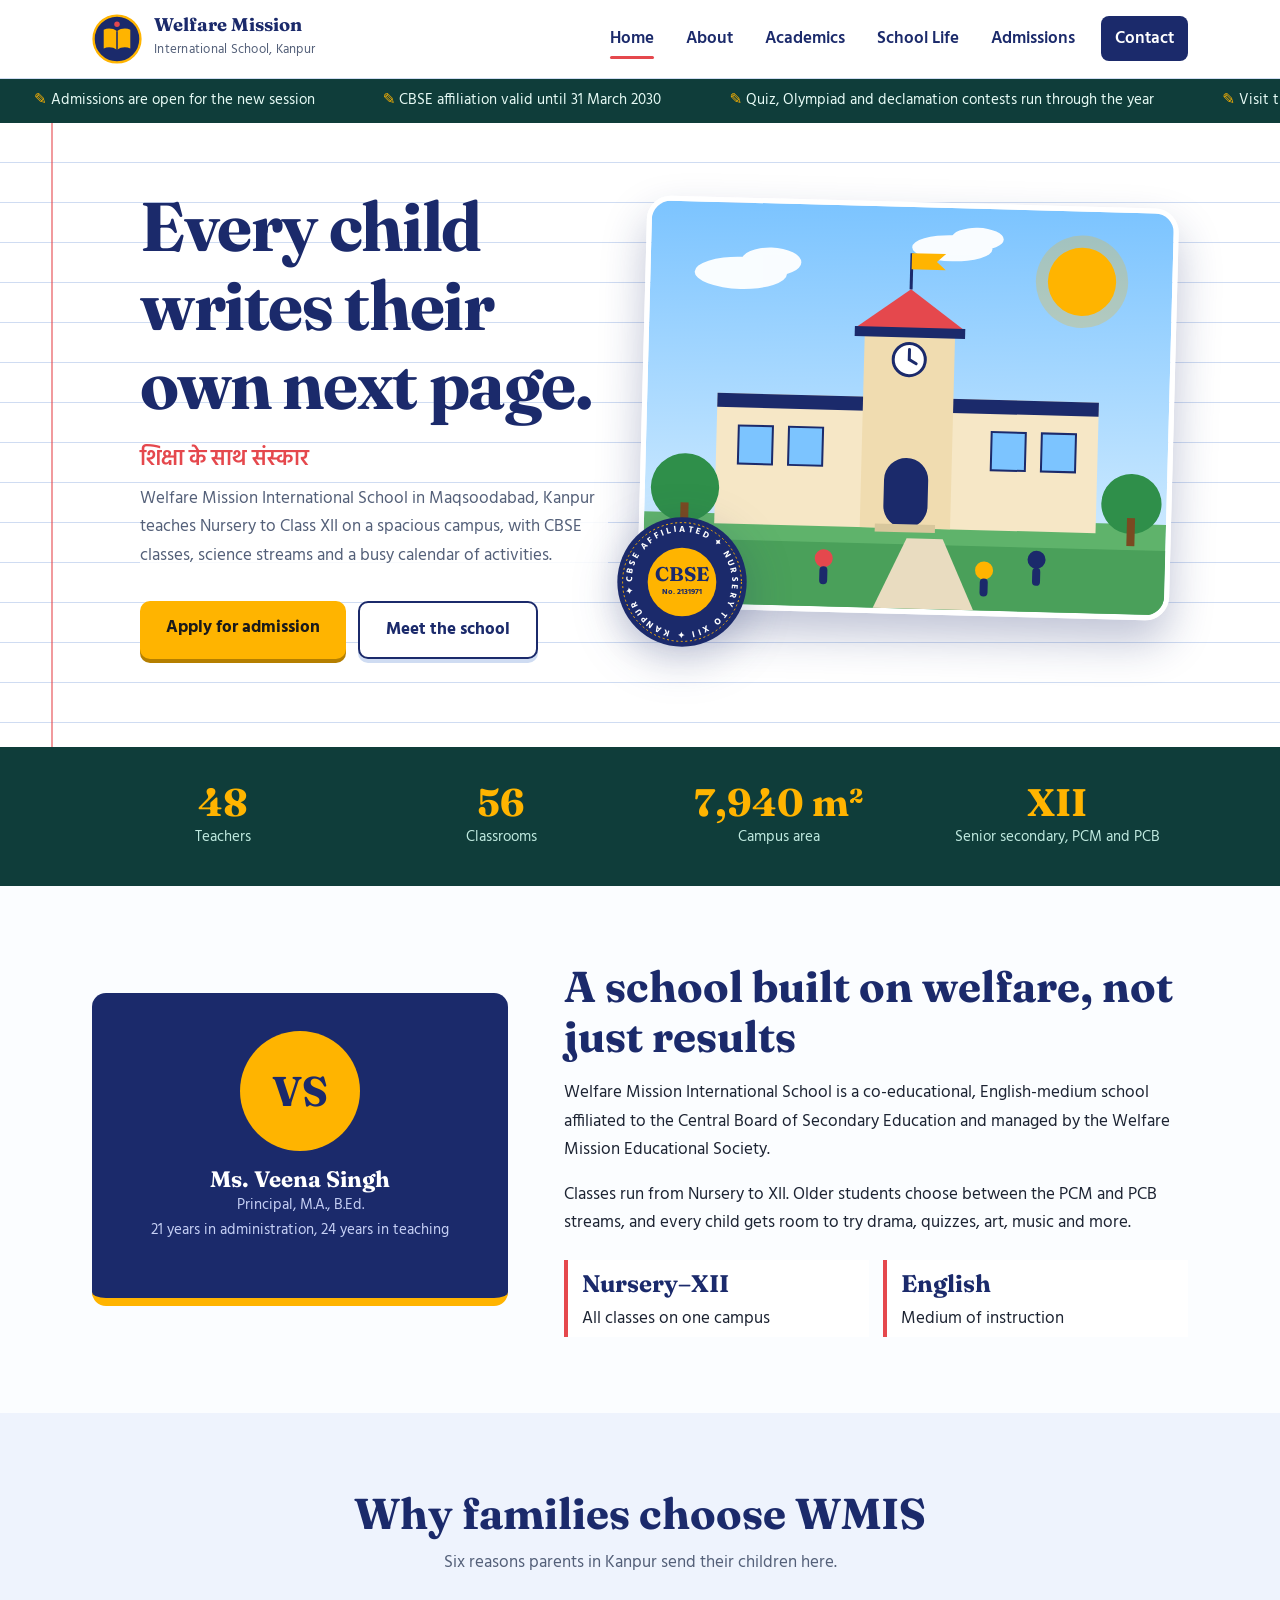
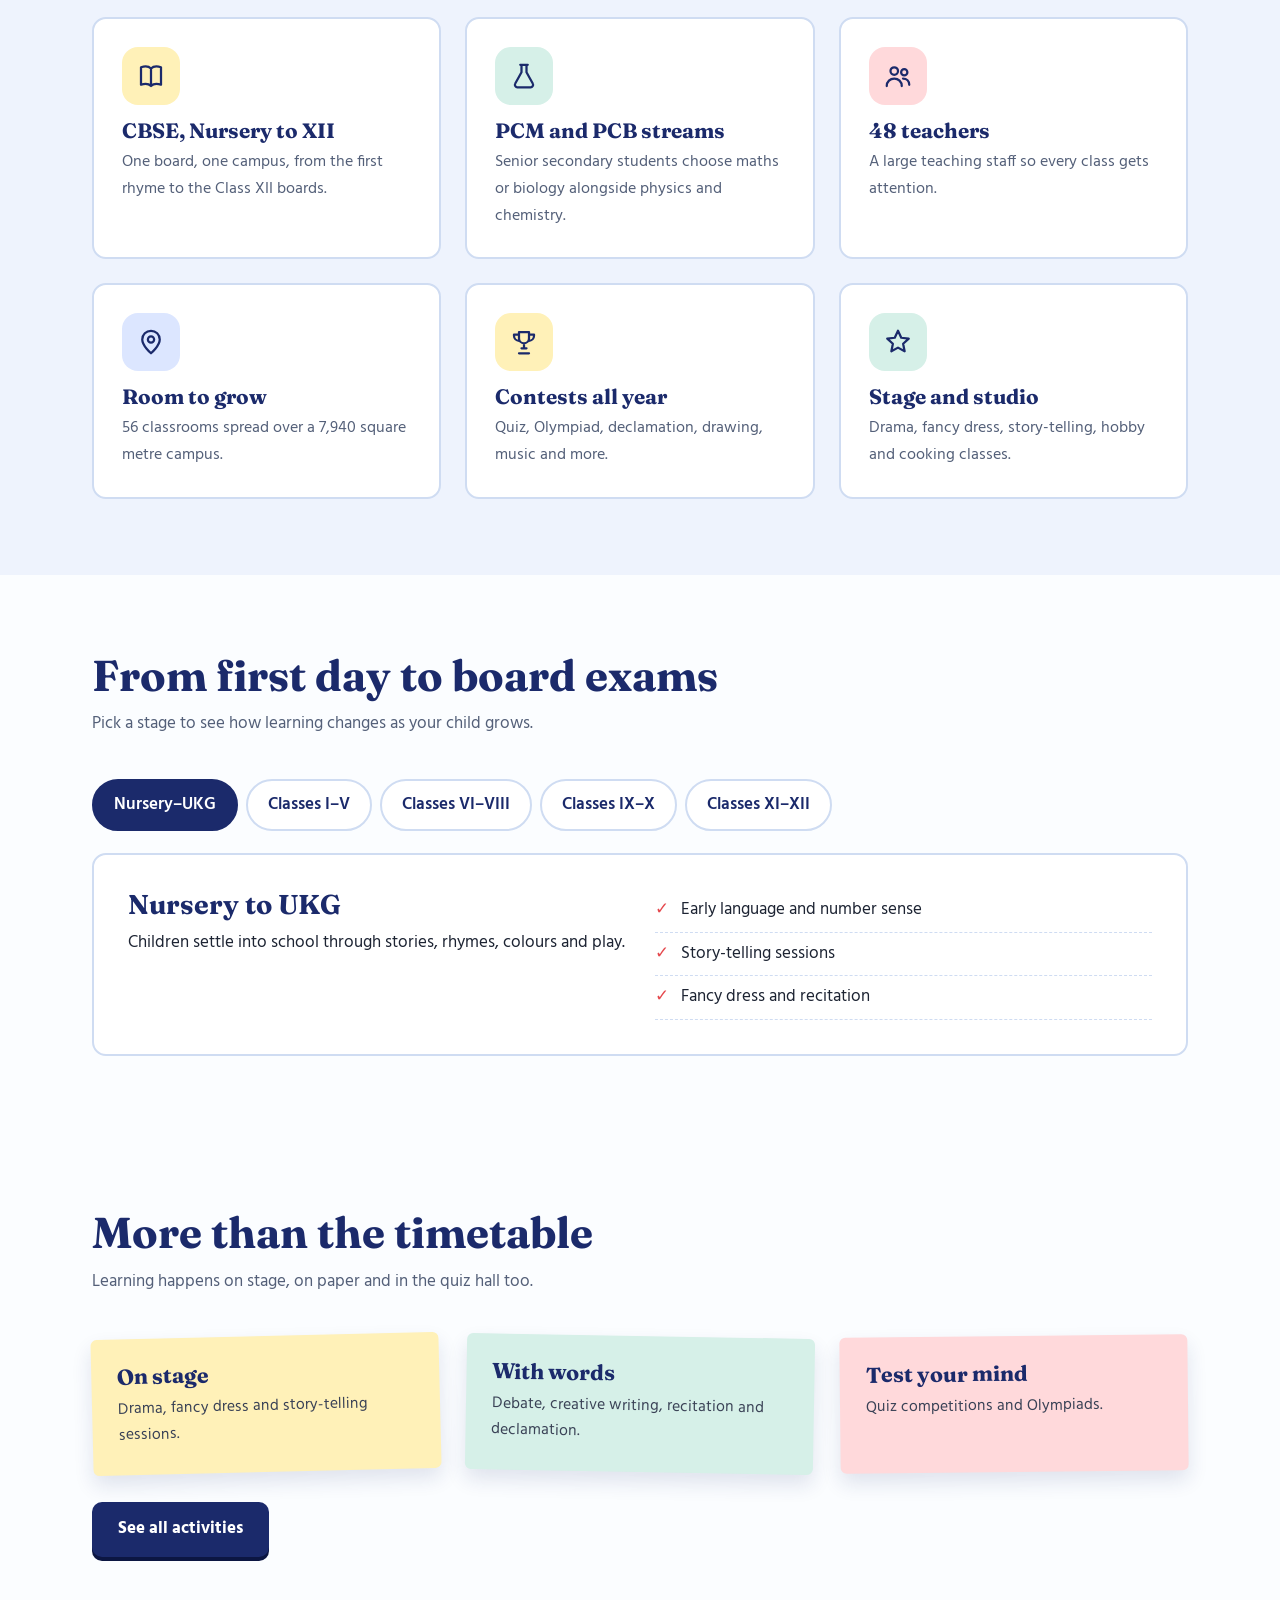
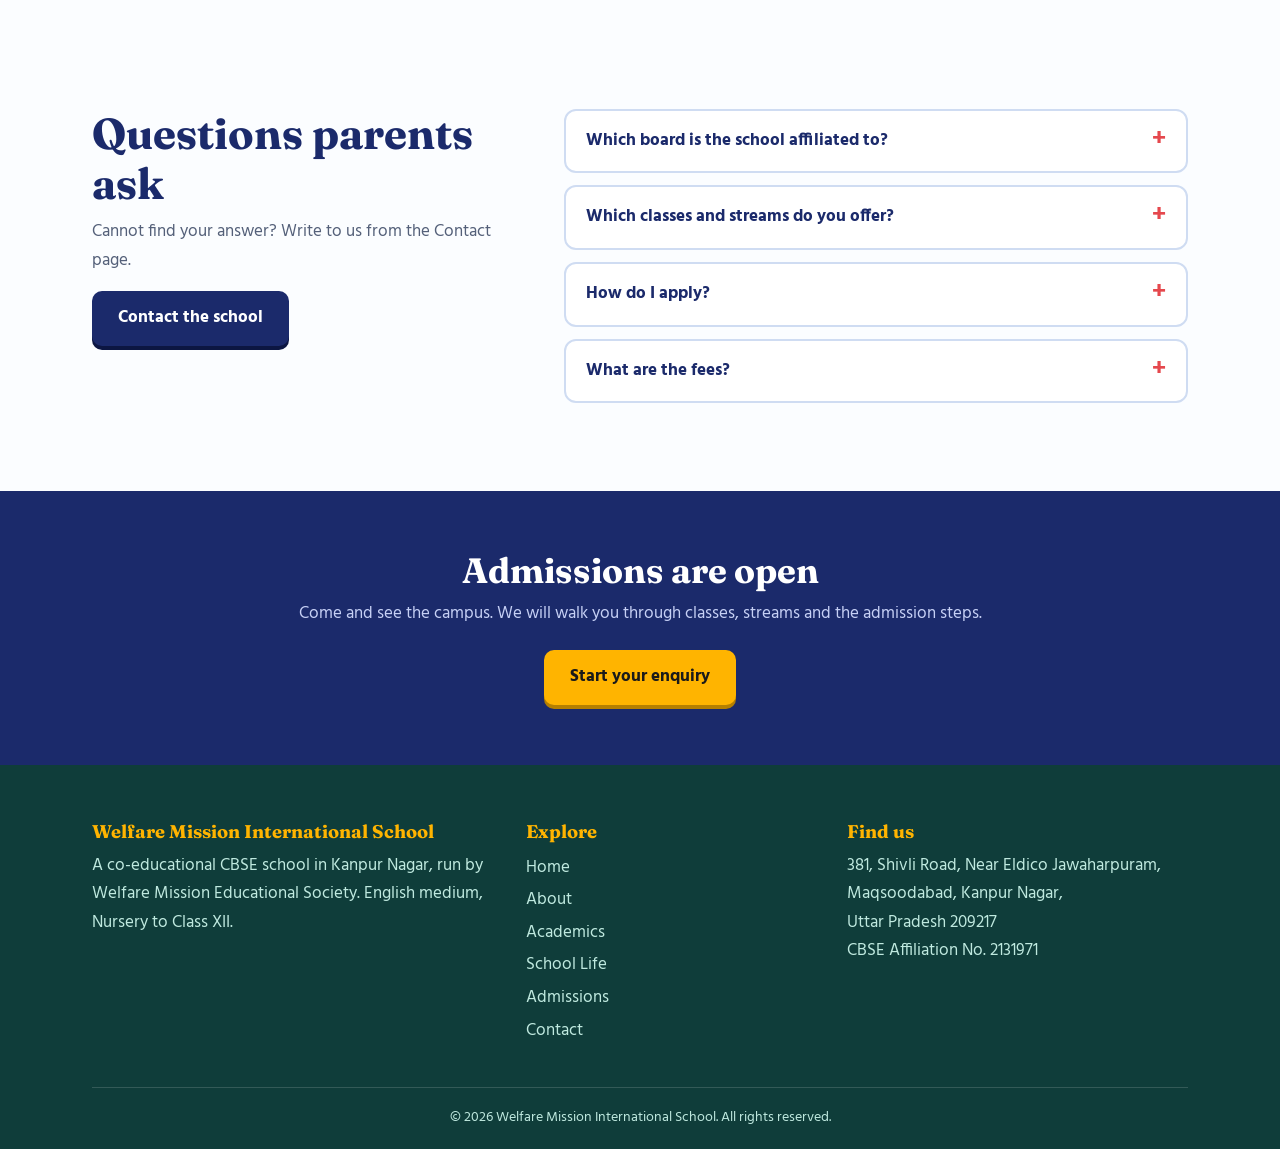
<file: index.html>
<!DOCTYPE html>
<html lang="en"><head><meta charset="UTF-8"><meta name="viewport" content="width=device-width,initial-scale=1">
<title>Home | Welfare Mission International School, Kanpur</title>
<meta name="description" content="Welfare Mission International School, Maqsoodabad, Kanpur. CBSE affiliated co-educational school, Nursery to Class XII.">
<link rel="icon" href="images/logo.svg" type="image/svg+xml">
<link rel="preconnect" href="https://fonts.googleapis.com"><link rel="preconnect" href="https://fonts.gstatic.com" crossorigin>
<link href="https://fonts.googleapis.com/css2?family=Fraunces:opsz,wght@9..144,600;9..144,700&family=Hind:wght@400;600;700&display=swap" rel="stylesheet">
<link rel="stylesheet" href="css/style.css"></head><body>
<header><div class="wrap"><a class="brand" href="index.html"><img src="images/logo.svg" alt="WMIS logo"><span><b>Welfare Mission</b><small>International School, Kanpur</small></span></a>
<input type="checkbox" id="tg" aria-label="Menu"><label for="tg" class="burger" aria-hidden="true">☰</label><nav aria-label="Main"><ul><li><a href="index.html" class=on>Home</a></li><li><a href="about.html">About</a></li><li><a href="academics.html">Academics</a></li><li><a href="life.html">School Life</a></li><li><a href="admissions.html">Admissions</a></li><li><a class="cta" href="contact.html">Contact</a></li></ul></nav></div></header>
<div class="ticker" aria-label="Notices"><div class="in"><span>Admissions are open for the new session</span><span>CBSE affiliation valid until 31 March 2030</span><span>Quiz, Olympiad and declamation contests run through the year</span><span>Visit the school office for the current fee structure</span><span>Admissions are open for the new session</span><span>CBSE affiliation valid until 31 March 2030</span><span>Quiz, Olympiad and declamation contests run through the year</span><span>Visit the school office for the current fee structure</span></div></div>
<main><section class="paper hero"><div class="wrap"><div><h1>Every child writes their own next page.</h1><div class="hi">शिक्षा के साथ संस्कार</div>
<p>Welfare Mission International School in Maqsoodabad, Kanpur teaches Nursery to Class XII on a spacious campus, with CBSE classes, science streams and a busy calendar of activities.</p>
<div class="actions"><a class="btn" href="admissions.html">Apply for admission</a><a class="btn ghost" href="about.html">Meet the school</a></div></div><div class="scene"><svg class="ill" viewBox="0 0 520 400" role="img" aria-label="Illustration of the school campus"><defs><linearGradient id="sky" x1="0" y1="0" x2="0" y2="1"><stop offset="0" stop-color="#7cc4ff"/><stop offset="1" stop-color="#dff2ff"/></linearGradient></defs>
<rect width="520" height="400" fill="url(#sky)"/><circle cx="430" cy="70" r="34" fill="#FFB400"/><circle cx="430" cy="70" r="46" fill="#FFB400" opacity=".25"/>
<g fill="#fff" opacity=".95"><ellipse cx="90" cy="70" rx="46" ry="16"/><ellipse cx="120" cy="58" rx="30" ry="14"/><ellipse cx="300" cy="40" rx="40" ry="13"/><ellipse cx="325" cy="30" rx="26" ry="11"/></g>
<rect y="310" width="520" height="90" fill="#5fb36b"/><rect y="336" width="520" height="64" fill="#4aa05a"/>
<path d="M230 400 L262 330 L298 330 L330 400Z" fill="#e9dcc0"/>
<rect x="70" y="190" width="380" height="130" fill="#F6E7C6"/><rect x="70" y="190" width="380" height="14" fill="#1B2A6B"/>
<rect x="215" y="120" width="90" height="200" fill="#F0DCB0"/><path d="M205 122 L260 82 L315 122Z" fill="#E5484D"/><rect x="205" y="120" width="110" height="10" fill="#1B2A6B"/>
<circle cx="260" cy="152" r="16" fill="#fff" stroke="#1B2A6B" stroke-width="3"/><path d="M260 142v10l7 4" stroke="#1B2A6B" stroke-width="3" fill="none" stroke-linecap="round"/>
<path d="M260 82V46" stroke="#1B2A6B" stroke-width="3"/><path d="M260 46h34l-9 8 9 8h-34z" fill="#FFB400"/>
<g fill="#7cc4ff" stroke="#1B2A6B" stroke-width="2"><rect x="92" y="222" width="34" height="38"/><rect x="142" y="222" width="34" height="38"/><rect x="344" y="222" width="34" height="38"/><rect x="394" y="222" width="34" height="38"/><rect x="92" y="272" width="34" height="34" opacity="0"/><rect x="235" y="200" width="50" height="0"/></g>
<rect x="238" y="250" width="44" height="70" rx="22" ry="22" fill="#1B2A6B"/><rect x="230" y="316" width="60" height="8" fill="#d8c79c"/>
<g><circle cx="40" cy="285" r="34" fill="#2f8f4a"/><rect x="36" y="300" width="8" height="30" fill="#7a4a21"/><circle cx="485" cy="290" r="30" fill="#2f8f4a"/><rect x="481" y="304" width="8" height="28" fill="#7a4a21"/></g>
<g fill="#E5484D"><circle cx="180" cy="352" r="9"/><circle cx="340" cy="360" r="9" fill="#FFB400"/><circle cx="392" cy="348" r="9" fill="#1B2A6B"/></g>
<g fill="#1B2A6B"><rect x="176" y="360" width="8" height="18" rx="4"/><rect x="336" y="368" width="8" height="18" rx="4"/><rect x="388" y="356" width="8" height="18" rx="4"/></g></svg><svg class="stamp" viewBox="0 0 200 200" role="img" aria-label="CBSE affiliated school, affiliation number 2131971"><defs><path id="c" d="M100,100 m-76,0 a76,76 0 1,1 152,0 a76,76 0 1,1 -152,0"/></defs><circle cx="100" cy="100" r="98" fill="#1B2A6B"/><circle cx="100" cy="100" r="90" fill="none" stroke="#FFB400" stroke-width="1.5" stroke-dasharray="3 4"/><g class="ring"><text font-family="Hind,sans-serif" font-weight="700" font-size="13.5" fill="#fff"><textPath href="#c" textLength="470" lengthAdjust="spacing">CBSE AFFILIATED ✦ NURSERY TO XII ✦ KANPUR ✦ </textPath></text></g><circle cx="100" cy="100" r="52" fill="#FFB400"/><text x="100" y="98" text-anchor="middle" font-family="Fraunces,serif" font-weight="700" font-size="30" fill="#1B2A6B">CBSE</text><text x="100" y="118" text-anchor="middle" font-family="Hind,sans-serif" font-weight="700" font-size="12" fill="#1B2A6B">No. 2131971</text></svg></div></div></section>
<div class="stats"><div class="wrap"><div><b>48</b><span>Teachers</span></div><div><b>56</b><span>Classrooms</span></div><div><b>7,940 m²</b><span>Campus area</span></div><div><b>XII</b><span>Senior secondary, PCM and PCB</span></div></div></div>
<section><div class="wrap split"><div class="principal"><div class="monogram">VS</div><h3>Ms. Veena Singh</h3><p>Principal, M.A., B.Ed.<br>21 years in administration, 24 years in teaching</p></div>
<div><div class="head" style="margin-bottom:18px"><h2>A school built on welfare, not just results</h2></div>
<p>Welfare Mission International School is a co-educational, English-medium school affiliated to the Central Board of Secondary Education and managed by the Welfare Mission Educational Society.</p>
<p>Classes run from Nursery to XII. Older students choose between the PCM and PCB streams, and every child gets room to try drama, quizzes, art, music and more.</p>
<div class="facts"><div><b>Nursery–XII</b>All classes on one campus</div><div><b>English</b>Medium of instruction</div></div></div></div></section>
<section class="tint"><div class="wrap"><div class="head center" style="text-align:center"><h2>Why families choose WMIS</h2><p>Six reasons parents in Kanpur send their children here.</p></div><div class="g3"><div class="card why"><div class="ico" style="background:#FFF1B8"><svg viewBox="0 0 24 24" fill="none" stroke="#1B2A6B" stroke-width="1.8" stroke-linecap="round" stroke-linejoin="round"><path d="M4 5c3-1 6-1 8 1v14c-2-2-5-2-8-1zM20 5c-3-1-6-1-8 1v14c2-2 5-2 8-1z"/></svg></div><h3>CBSE, Nursery to XII</h3><p>One board, one campus, from the first rhyme to the Class XII boards.</p></div><div class="card why"><div class="ico" style="background:#D6F0E8"><svg viewBox="0 0 24 24" fill="none" stroke="#1B2A6B" stroke-width="1.8" stroke-linecap="round" stroke-linejoin="round"><path d="M9 3h6M10 3v6l-5 9a2 2 0 0 0 2 3h10a2 2 0 0 0 2-3l-5-9V3"/></svg></div><h3>PCM and PCB streams</h3><p>Senior secondary students choose maths or biology alongside physics and chemistry.</p></div><div class="card why"><div class="ico" style="background:#FFD9DB"><svg viewBox="0 0 24 24" fill="none" stroke="#1B2A6B" stroke-width="1.8" stroke-linecap="round" stroke-linejoin="round"><circle cx="9" cy="8" r="3"/><path d="M3 20c0-3.5 2.7-6 6-6s6 2.5 6 6"/><circle cx="17" cy="9" r="2.5"/><path d="M16 14c3 0 5 2 5 5"/></svg></div><h3>48 teachers</h3><p>A large teaching staff so every class gets attention.</p></div><div class="card why"><div class="ico" style="background:#DCE6FF"><svg viewBox="0 0 24 24" fill="none" stroke="#1B2A6B" stroke-width="1.8" stroke-linecap="round" stroke-linejoin="round"><path d="M12 21s7-6 7-11a7 7 0 0 0-14 0c0 5 7 11 7 11z"/><circle cx="12" cy="10" r="2.5"/></svg></div><h3>Room to grow</h3><p>56 classrooms spread over a 7,940 square metre campus.</p></div><div class="card why"><div class="ico" style="background:#FFF1B8"><svg viewBox="0 0 24 24" fill="none" stroke="#1B2A6B" stroke-width="1.8" stroke-linecap="round" stroke-linejoin="round"><path d="M8 4h8v5a4 4 0 0 1-8 0zM8 6H4v1a4 4 0 0 0 4 4M16 6h4v1a4 4 0 0 1-4 4M12 13v4M8 21h8M10 17h4"/></svg></div><h3>Contests all year</h3><p>Quiz, Olympiad, declamation, drawing, music and more.</p></div><div class="card why"><div class="ico" style="background:#D6F0E8"><svg viewBox="0 0 24 24" fill="none" stroke="#1B2A6B" stroke-width="1.8" stroke-linecap="round" stroke-linejoin="round"><path d="M12 3l2.6 5.6 6 .7-4.5 4.1 1.2 6L12 16.5 6.7 19.4l1.2-6L3.4 9.3l6-.7z"/></svg></div><h3>Stage and studio</h3><p>Drama, fancy dress, story-telling, hobby and cooking classes.</p></div></div></div></section><section><div class="wrap"><div class="head"><h2>From first day to board exams</h2><p>Pick a stage to see how learning changes as your child grows.</p></div>
<div class="tabs"><input type="radio" name="t" id="t1" checked><input type="radio" name="t" id="t2"><input type="radio" name="t" id="t3"><input type="radio" name="t" id="t4"><input type="radio" name="t" id="t5">
<div class="tl"><label for="t1">Nursery–UKG</label><label for="t2">Classes I–V</label><label for="t3">Classes VI–VIII</label><label for="t4">Classes IX–X</label><label for="t5">Classes XI–XII</label></div>
<div class="tp">
<div class="p1"><div><h3>Nursery to UKG</h3><p>Children settle into school through stories, rhymes, colours and play.</p></div><ul><li>Early language and number sense</li><li>Story-telling sessions</li><li>Fancy dress and recitation</li></ul></div>
<div class="p2"><div><h3>Classes I to V</h3><p>A strong base in reading, writing and arithmetic, with plenty of speaking practice.</p></div><ul><li>English, Hindi and Mathematics</li><li>Handwriting and drawing contests</li><li>Hobby classes</li></ul></div>
<div class="p3"><div><h3>Classes VI to VIII</h3><p>Subjects deepen and students start to think for themselves.</p></div><ul><li>Science and Social Science</li><li>Debate and discussion</li><li>Creative writing and the school magazine</li></ul></div>
<div class="p4"><div><h3>Classes IX and X</h3><p>Focused preparation for the CBSE Class X board examination.</p></div><ul><li>CBSE curriculum</li><li>Olympiads and quiz contests</li><li>Career orientation programmes</li></ul></div>
<div class="p5"><div><h3>Classes XI and XII</h3><p>Senior secondary classes in two science streams.</p></div><ul><li>PCM: Physics, Chemistry, Mathematics</li><li>PCB: Physics, Chemistry, Biology</li><li>CBSE Class XII board examination</li></ul></div>
</div></div></div></section>
<section><div class="wrap"><div class="head"><h2>More than the timetable</h2><p>Learning happens on stage, on paper and in the quiz hall too.</p></div>
<div class="notes"><div class="note"><h3>On stage</h3><p>Drama, fancy dress and story-telling sessions.</p></div><div class="note"><h3>With words</h3><p>Debate, creative writing, recitation and declamation.</p></div><div class="note"><h3>Test your mind</h3><p>Quiz competitions and Olympiads.</p></div></div>
<p style="margin-top:30px"><a class="btn dark" href="life.html">See all activities</a></p></div></section><section><div class="wrap split" style="align-items:start"><div class="head"><h2>Questions parents ask</h2><p>Cannot find your answer? Write to us from the Contact page.</p><a class="btn dark" href="contact.html">Contact the school</a></div><div class="faq"><details><summary>Which board is the school affiliated to?</summary><p>The Central Board of Secondary Education (CBSE), affiliation number 2131971, valid until 31 March 2030.</p></details><details><summary>Which classes and streams do you offer?</summary><p>Nursery to Class XII in English medium. Classes XI and XII offer PCM and PCB.</p></details><details><summary>How do I apply?</summary><p>Send the enquiry form on the Admissions page or visit the school office at Shivli Road, Maqsoodabad.</p></details><details><summary>What are the fees?</summary><p>Fees change by class and year. Please ask the school office for the current fee structure.</p></details></div></div></section><div class="band"><div class="wrap"><h2>Admissions are open</h2><p>Come and see the campus. We will walk you through classes, streams and the admission steps.</p><a class="btn" href="admissions.html">Start your enquiry</a></div></div></main>
<footer><div class="wrap"><div class="cols"><div><h3>Welfare Mission International School</h3><p>A co-educational CBSE school in Kanpur Nagar, run by Welfare Mission Educational Society. English medium, Nursery to Class XII.</p></div>
<div><h3>Explore</h3><ul><li><a href="index.html">Home</a></li><li><a href="about.html">About</a></li><li><a href="academics.html">Academics</a></li><li><a href="life.html">School Life</a></li><li><a href="admissions.html">Admissions</a></li><li><a href="contact.html">Contact</a></li></ul></div>
<div><h3>Find us</h3><p>381, Shivli Road, Near Eldico Jawaharpuram,<br>Maqsoodabad, Kanpur Nagar,<br>Uttar Pradesh 209217</p><p>CBSE Affiliation No. 2131971</p></div></div>
<div class="copy">© 2026 Welfare Mission International School. All rights reserved.</div></div></footer>
</body></html>
</file>
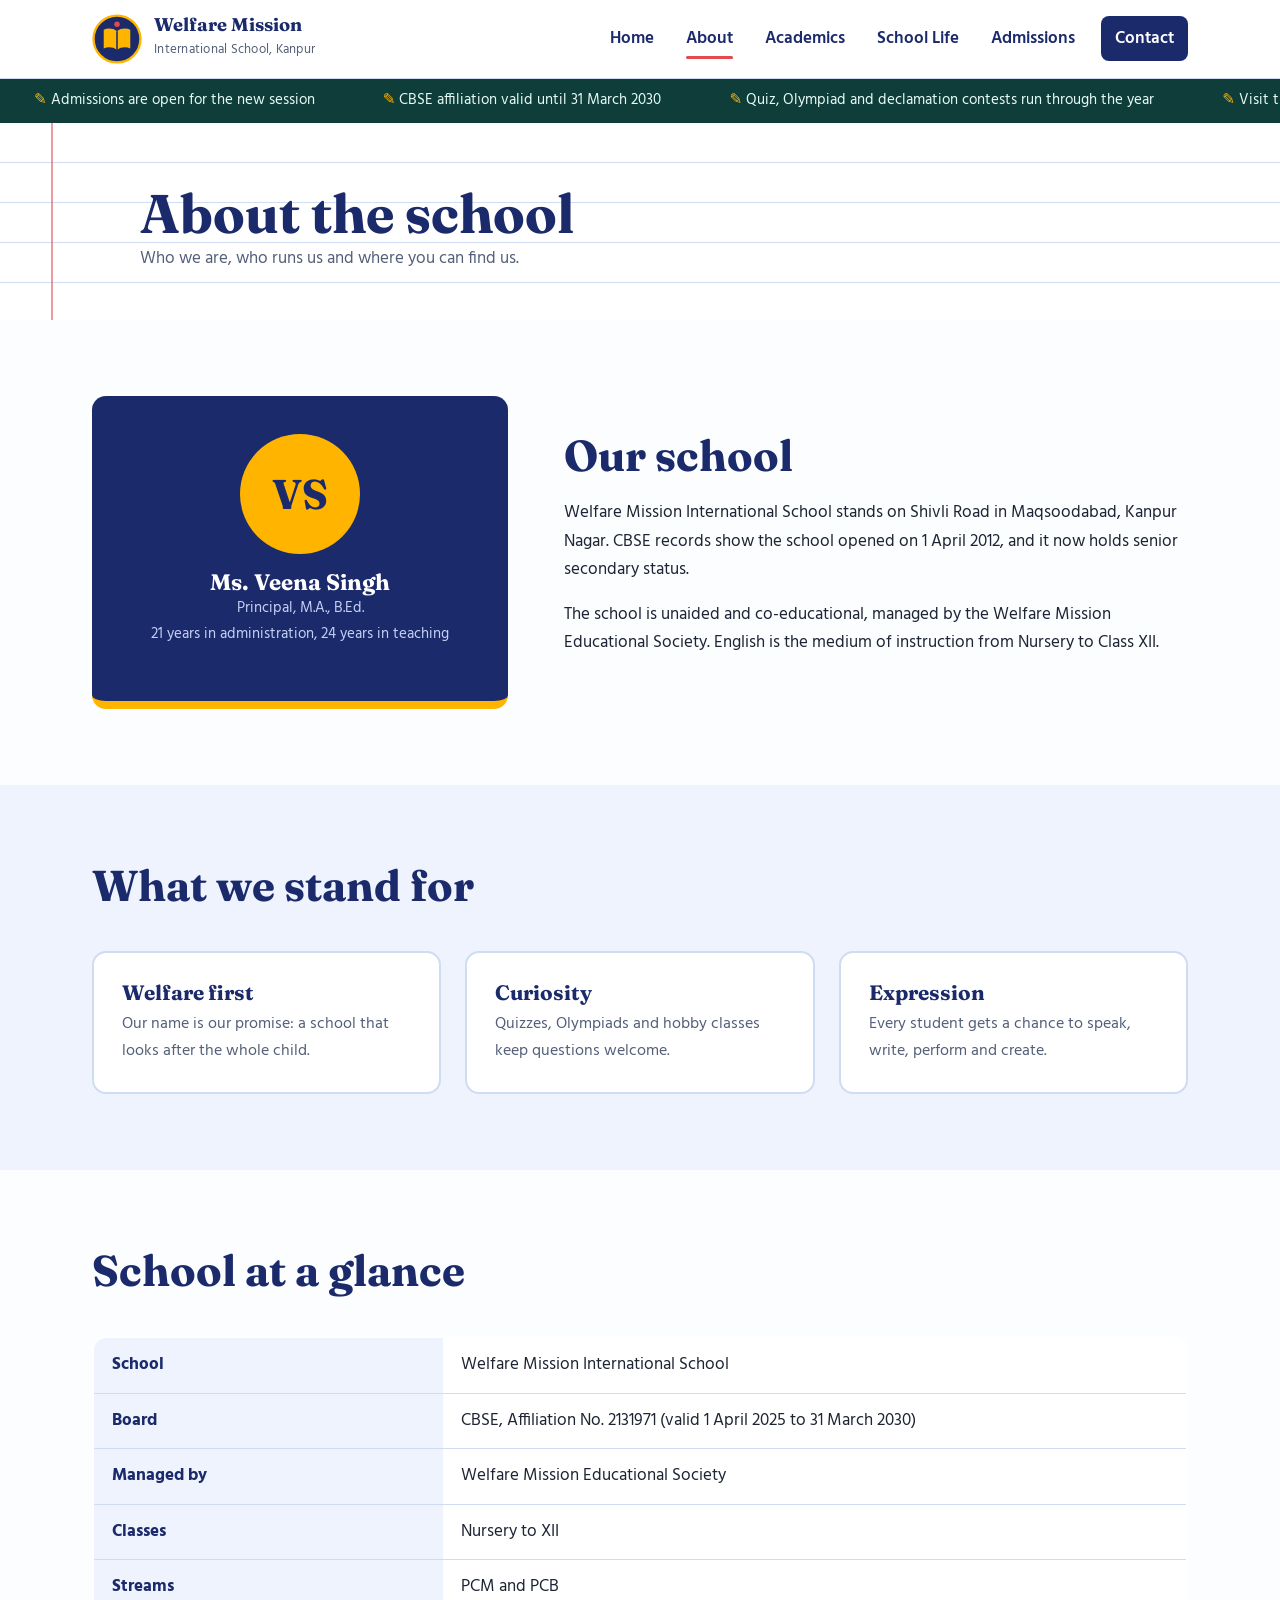
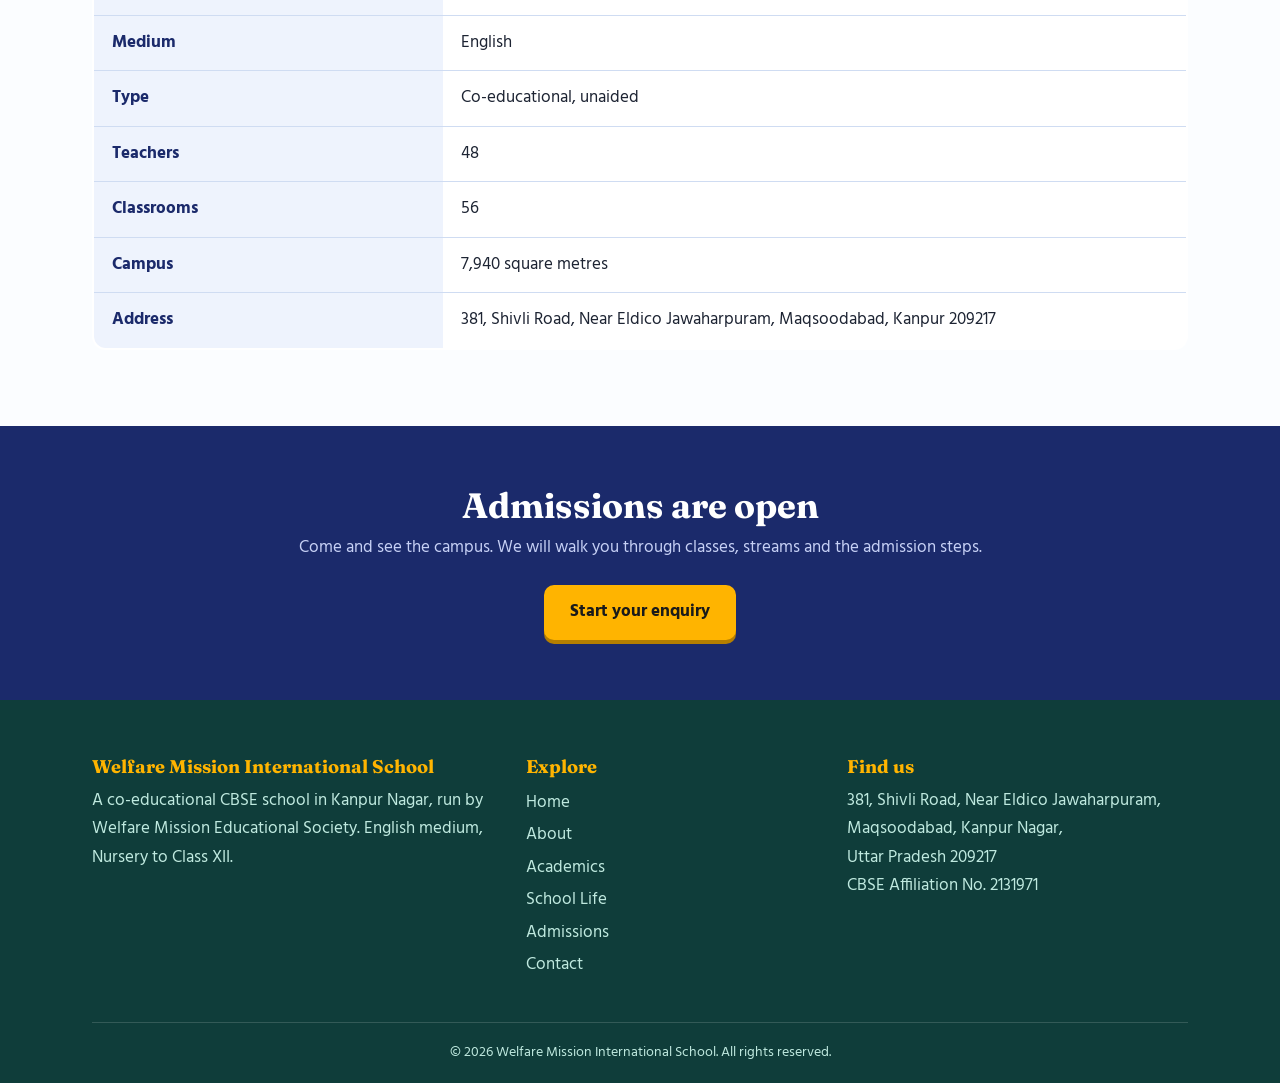
<file: about.html>
<!DOCTYPE html>
<html lang="en"><head><meta charset="UTF-8"><meta name="viewport" content="width=device-width,initial-scale=1">
<title>About | Welfare Mission International School, Kanpur</title>
<meta name="description" content="Welfare Mission International School, Maqsoodabad, Kanpur. CBSE affiliated co-educational school, Nursery to Class XII.">
<link rel="icon" href="images/logo.svg" type="image/svg+xml">
<link rel="preconnect" href="https://fonts.googleapis.com"><link rel="preconnect" href="https://fonts.gstatic.com" crossorigin>
<link href="https://fonts.googleapis.com/css2?family=Fraunces:opsz,wght@9..144,600;9..144,700&family=Hind:wght@400;600;700&display=swap" rel="stylesheet">
<link rel="stylesheet" href="css/style.css"></head><body>
<header><div class="wrap"><a class="brand" href="index.html"><img src="images/logo.svg" alt="WMIS logo"><span><b>Welfare Mission</b><small>International School, Kanpur</small></span></a>
<input type="checkbox" id="tg" aria-label="Menu"><label for="tg" class="burger" aria-hidden="true">☰</label><nav aria-label="Main"><ul><li><a href="index.html">Home</a></li><li><a href="about.html" class=on>About</a></li><li><a href="academics.html">Academics</a></li><li><a href="life.html">School Life</a></li><li><a href="admissions.html">Admissions</a></li><li><a class="cta" href="contact.html">Contact</a></li></ul></nav></div></header>
<div class="ticker" aria-label="Notices"><div class="in"><span>Admissions are open for the new session</span><span>CBSE affiliation valid until 31 March 2030</span><span>Quiz, Olympiad and declamation contests run through the year</span><span>Visit the school office for the current fee structure</span><span>Admissions are open for the new session</span><span>CBSE affiliation valid until 31 March 2030</span><span>Quiz, Olympiad and declamation contests run through the year</span><span>Visit the school office for the current fee structure</span></div></div>
<main><div class="paper pagehead"><div class="wrap"><h1>About the school</h1><p>Who we are, who runs us and where you can find us.</p></div></div><section><div class="wrap split"><div class="principal"><div class="monogram">VS</div><h3>Ms. Veena Singh</h3><p>Principal, M.A., B.Ed.<br>21 years in administration, 24 years in teaching</p></div>
<div><div class="head" style="margin-bottom:18px"><h2>Our school</h2></div><p>Welfare Mission International School stands on Shivli Road in Maqsoodabad, Kanpur Nagar. CBSE records show the school opened on 1 April 2012, and it now holds senior secondary status.</p><p>The school is unaided and co-educational, managed by the Welfare Mission Educational Society. English is the medium of instruction from Nursery to Class XII.</p></div></div></section>
<section class="tint"><div class="wrap"><div class="head"><h2>What we stand for</h2></div><div class="g3"><div class="card"><h3>Welfare first</h3><p>Our name is our promise: a school that looks after the whole child.</p></div><div class="card"><h3>Curiosity</h3><p>Quizzes, Olympiads and hobby classes keep questions welcome.</p></div><div class="card"><h3>Expression</h3><p>Every student gets a chance to speak, write, perform and create.</p></div></div></div></section>
<section><div class="wrap"><div class="head"><h2>School at a glance</h2></div><table>
<tr><th>School</th><td>Welfare Mission International School</td></tr><tr><th>Board</th><td>CBSE, Affiliation No. 2131971 (valid 1 April 2025 to 31 March 2030)</td></tr><tr><th>Managed by</th><td>Welfare Mission Educational Society</td></tr><tr><th>Classes</th><td>Nursery to XII</td></tr><tr><th>Streams</th><td>PCM and PCB</td></tr><tr><th>Medium</th><td>English</td></tr><tr><th>Type</th><td>Co-educational, unaided</td></tr><tr><th>Teachers</th><td>48</td></tr><tr><th>Classrooms</th><td>56</td></tr><tr><th>Campus</th><td>7,940 square metres</td></tr><tr><th>Address</th><td>381, Shivli Road, Near Eldico Jawaharpuram, Maqsoodabad, Kanpur 209217</td></tr></table></div></section><div class="band"><div class="wrap"><h2>Admissions are open</h2><p>Come and see the campus. We will walk you through classes, streams and the admission steps.</p><a class="btn" href="admissions.html">Start your enquiry</a></div></div></main>
<footer><div class="wrap"><div class="cols"><div><h3>Welfare Mission International School</h3><p>A co-educational CBSE school in Kanpur Nagar, run by Welfare Mission Educational Society. English medium, Nursery to Class XII.</p></div>
<div><h3>Explore</h3><ul><li><a href="index.html">Home</a></li><li><a href="about.html">About</a></li><li><a href="academics.html">Academics</a></li><li><a href="life.html">School Life</a></li><li><a href="admissions.html">Admissions</a></li><li><a href="contact.html">Contact</a></li></ul></div>
<div><h3>Find us</h3><p>381, Shivli Road, Near Eldico Jawaharpuram,<br>Maqsoodabad, Kanpur Nagar,<br>Uttar Pradesh 209217</p><p>CBSE Affiliation No. 2131971</p></div></div>
<div class="copy">© 2026 Welfare Mission International School. All rights reserved.</div></div></footer>
</body></html>
</file>
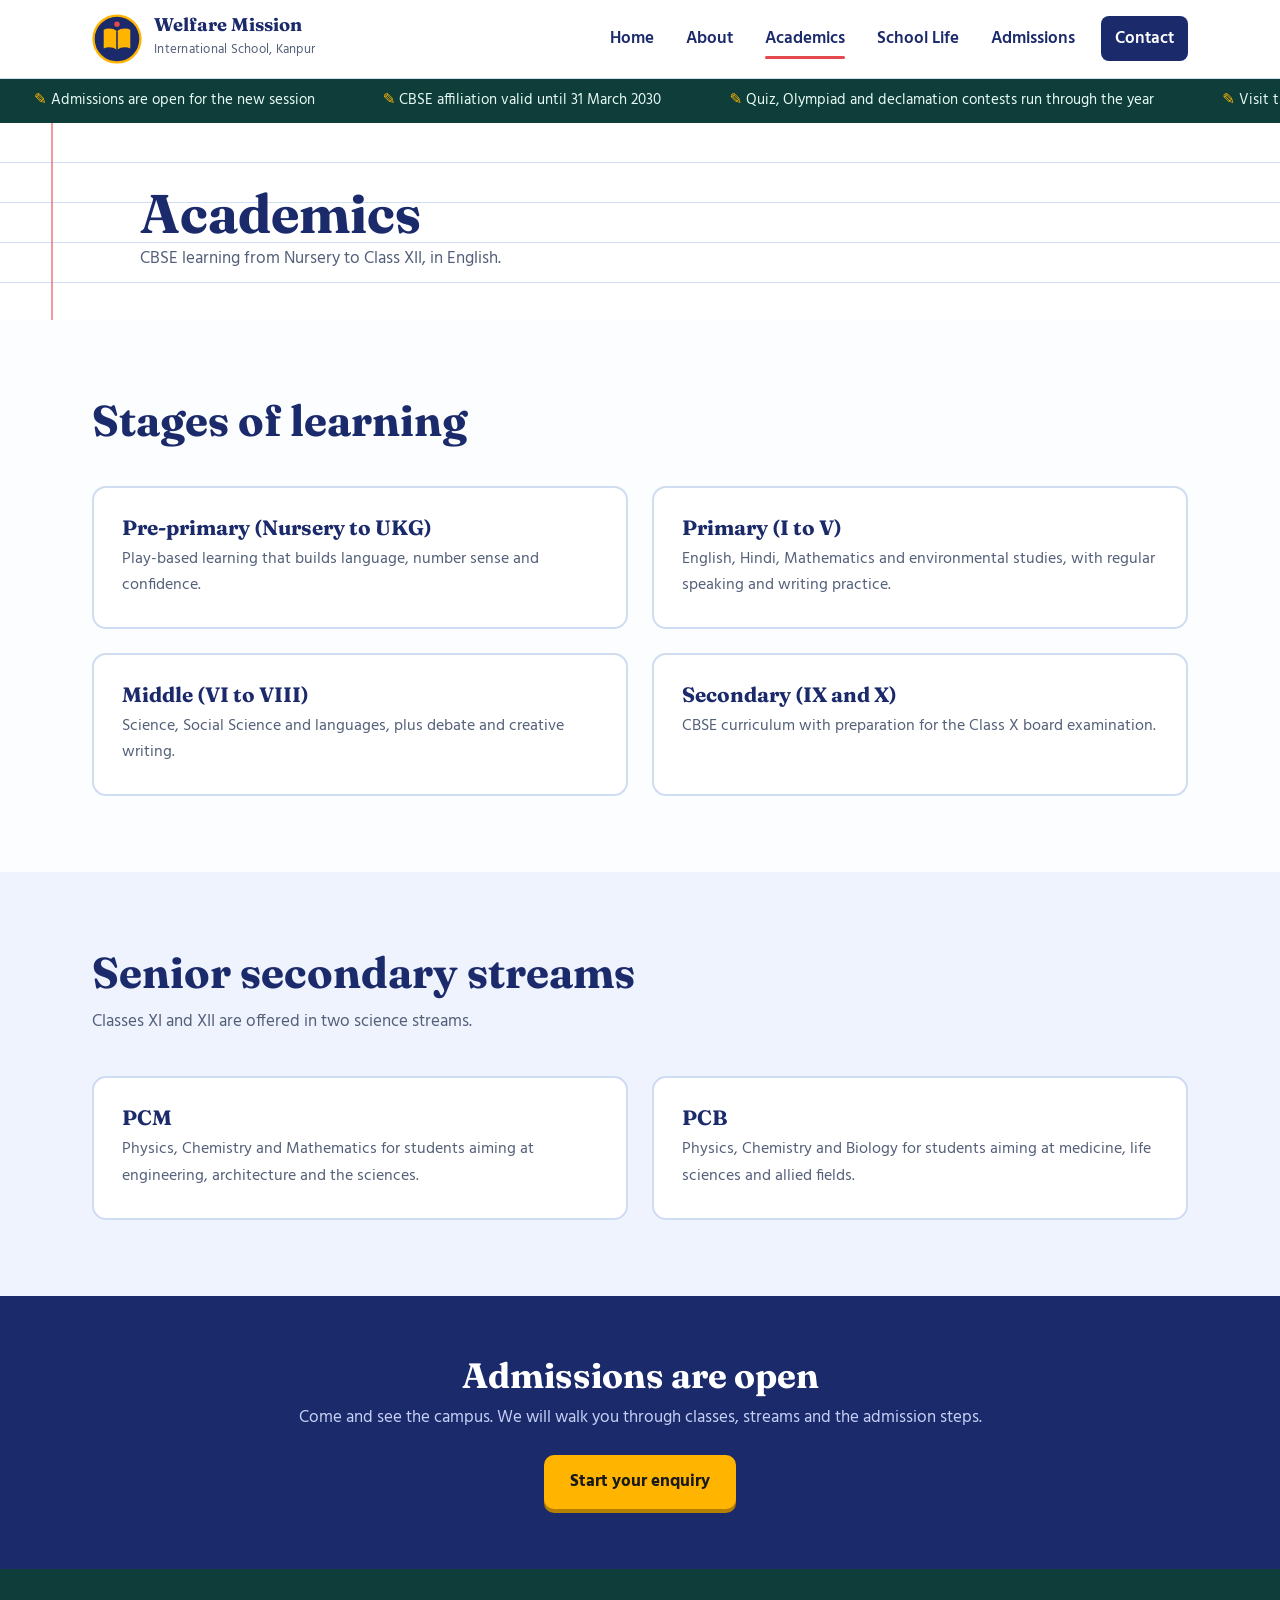
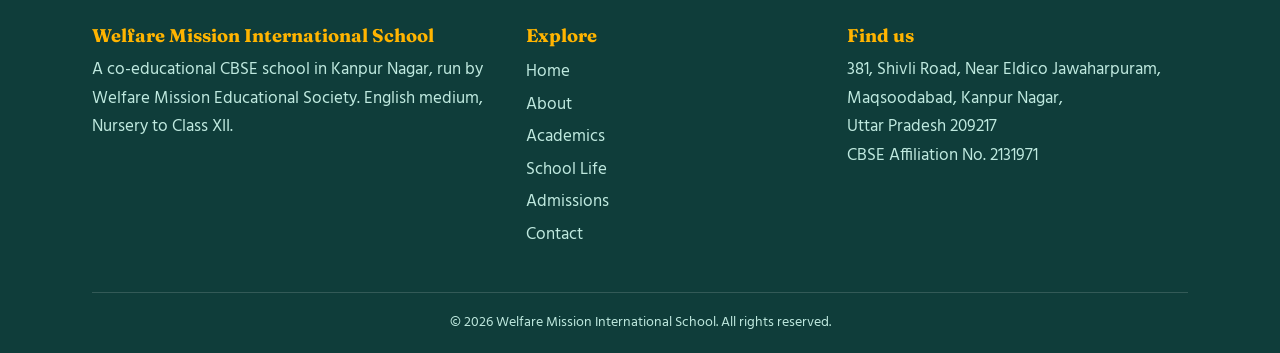
<file: academics.html>
<!DOCTYPE html>
<html lang="en"><head><meta charset="UTF-8"><meta name="viewport" content="width=device-width,initial-scale=1">
<title>Academics | Welfare Mission International School, Kanpur</title>
<meta name="description" content="Welfare Mission International School, Maqsoodabad, Kanpur. CBSE affiliated co-educational school, Nursery to Class XII.">
<link rel="icon" href="images/logo.svg" type="image/svg+xml">
<link rel="preconnect" href="https://fonts.googleapis.com"><link rel="preconnect" href="https://fonts.gstatic.com" crossorigin>
<link href="https://fonts.googleapis.com/css2?family=Fraunces:opsz,wght@9..144,600;9..144,700&family=Hind:wght@400;600;700&display=swap" rel="stylesheet">
<link rel="stylesheet" href="css/style.css"></head><body>
<header><div class="wrap"><a class="brand" href="index.html"><img src="images/logo.svg" alt="WMIS logo"><span><b>Welfare Mission</b><small>International School, Kanpur</small></span></a>
<input type="checkbox" id="tg" aria-label="Menu"><label for="tg" class="burger" aria-hidden="true">☰</label><nav aria-label="Main"><ul><li><a href="index.html">Home</a></li><li><a href="about.html">About</a></li><li><a href="academics.html" class=on>Academics</a></li><li><a href="life.html">School Life</a></li><li><a href="admissions.html">Admissions</a></li><li><a class="cta" href="contact.html">Contact</a></li></ul></nav></div></header>
<div class="ticker" aria-label="Notices"><div class="in"><span>Admissions are open for the new session</span><span>CBSE affiliation valid until 31 March 2030</span><span>Quiz, Olympiad and declamation contests run through the year</span><span>Visit the school office for the current fee structure</span><span>Admissions are open for the new session</span><span>CBSE affiliation valid until 31 March 2030</span><span>Quiz, Olympiad and declamation contests run through the year</span><span>Visit the school office for the current fee structure</span></div></div>
<main><div class="paper pagehead"><div class="wrap"><h1>Academics</h1><p>CBSE learning from Nursery to Class XII, in English.</p></div></div><section><div class="wrap"><div class="head"><h2>Stages of learning</h2></div><div class="g2">
<div class="card"><h3>Pre-primary (Nursery to UKG)</h3><p>Play-based learning that builds language, number sense and confidence.</p></div>
<div class="card"><h3>Primary (I to V)</h3><p>English, Hindi, Mathematics and environmental studies, with regular speaking and writing practice.</p></div>
<div class="card"><h3>Middle (VI to VIII)</h3><p>Science, Social Science and languages, plus debate and creative writing.</p></div>
<div class="card"><h3>Secondary (IX and X)</h3><p>CBSE curriculum with preparation for the Class X board examination.</p></div></div></div></section>
<section class="tint"><div class="wrap"><div class="head"><h2>Senior secondary streams</h2><p>Classes XI and XII are offered in two science streams.</p></div><div class="g2">
<div class="card"><h3>PCM</h3><p>Physics, Chemistry and Mathematics for students aiming at engineering, architecture and the sciences.</p></div>
<div class="card"><h3>PCB</h3><p>Physics, Chemistry and Biology for students aiming at medicine, life sciences and allied fields.</p></div></div></div></section><div class="band"><div class="wrap"><h2>Admissions are open</h2><p>Come and see the campus. We will walk you through classes, streams and the admission steps.</p><a class="btn" href="admissions.html">Start your enquiry</a></div></div></main>
<footer><div class="wrap"><div class="cols"><div><h3>Welfare Mission International School</h3><p>A co-educational CBSE school in Kanpur Nagar, run by Welfare Mission Educational Society. English medium, Nursery to Class XII.</p></div>
<div><h3>Explore</h3><ul><li><a href="index.html">Home</a></li><li><a href="about.html">About</a></li><li><a href="academics.html">Academics</a></li><li><a href="life.html">School Life</a></li><li><a href="admissions.html">Admissions</a></li><li><a href="contact.html">Contact</a></li></ul></div>
<div><h3>Find us</h3><p>381, Shivli Road, Near Eldico Jawaharpuram,<br>Maqsoodabad, Kanpur Nagar,<br>Uttar Pradesh 209217</p><p>CBSE Affiliation No. 2131971</p></div></div>
<div class="copy">© 2026 Welfare Mission International School. All rights reserved.</div></div></footer>
</body></html>
</file>
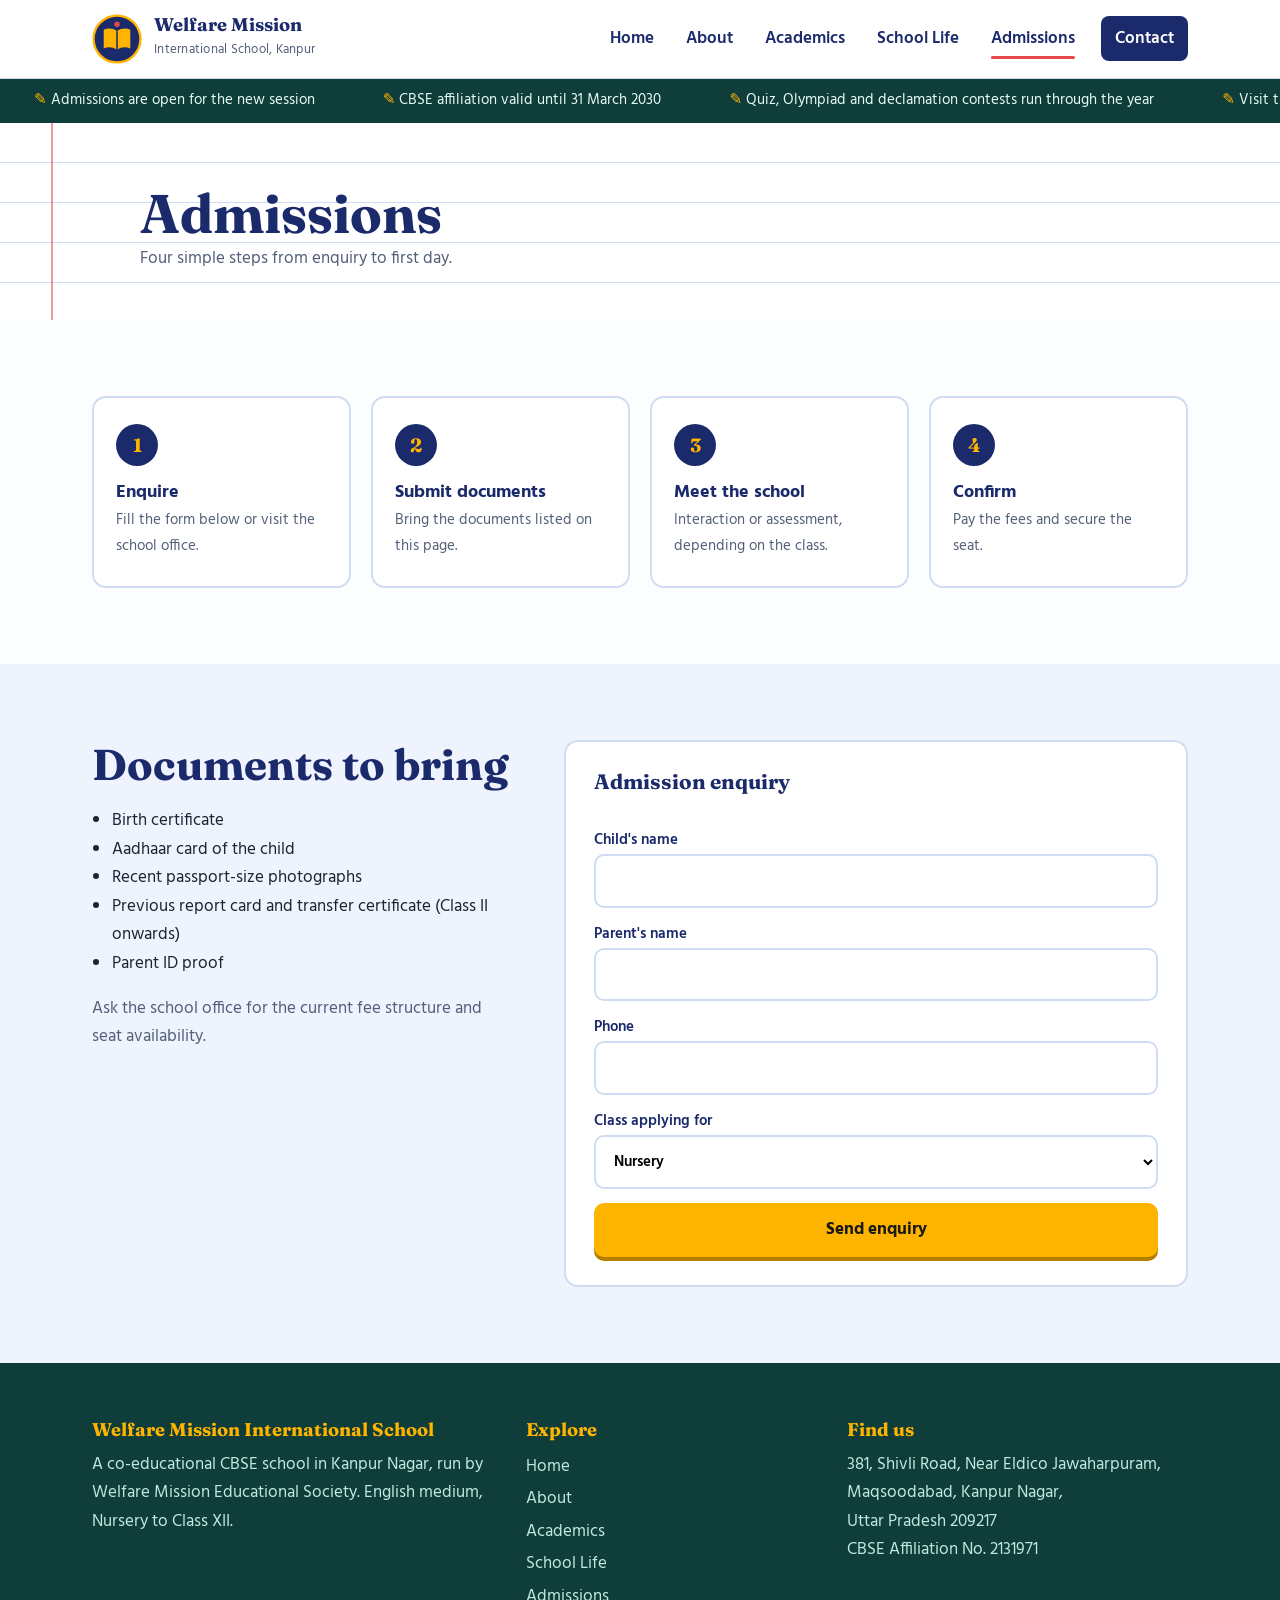
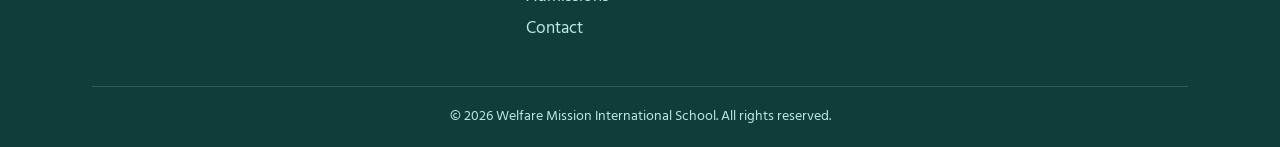
<file: admissions.html>
<!DOCTYPE html>
<html lang="en"><head><meta charset="UTF-8"><meta name="viewport" content="width=device-width,initial-scale=1">
<title>Admissions | Welfare Mission International School, Kanpur</title>
<meta name="description" content="Welfare Mission International School, Maqsoodabad, Kanpur. CBSE affiliated co-educational school, Nursery to Class XII.">
<link rel="icon" href="images/logo.svg" type="image/svg+xml">
<link rel="preconnect" href="https://fonts.googleapis.com"><link rel="preconnect" href="https://fonts.gstatic.com" crossorigin>
<link href="https://fonts.googleapis.com/css2?family=Fraunces:opsz,wght@9..144,600;9..144,700&family=Hind:wght@400;600;700&display=swap" rel="stylesheet">
<link rel="stylesheet" href="css/style.css"></head><body>
<header><div class="wrap"><a class="brand" href="index.html"><img src="images/logo.svg" alt="WMIS logo"><span><b>Welfare Mission</b><small>International School, Kanpur</small></span></a>
<input type="checkbox" id="tg" aria-label="Menu"><label for="tg" class="burger" aria-hidden="true">☰</label><nav aria-label="Main"><ul><li><a href="index.html">Home</a></li><li><a href="about.html">About</a></li><li><a href="academics.html">Academics</a></li><li><a href="life.html">School Life</a></li><li><a href="admissions.html" class=on>Admissions</a></li><li><a class="cta" href="contact.html">Contact</a></li></ul></nav></div></header>
<div class="ticker" aria-label="Notices"><div class="in"><span>Admissions are open for the new session</span><span>CBSE affiliation valid until 31 March 2030</span><span>Quiz, Olympiad and declamation contests run through the year</span><span>Visit the school office for the current fee structure</span><span>Admissions are open for the new session</span><span>CBSE affiliation valid until 31 March 2030</span><span>Quiz, Olympiad and declamation contests run through the year</span><span>Visit the school office for the current fee structure</span></div></div>
<main><div class="paper pagehead"><div class="wrap"><h1>Admissions</h1><p>Four simple steps from enquiry to first day.</p></div></div><section><div class="wrap"><ol class="steps"><li><b>Enquire</b><p>Fill the form below or visit the school office.</p></li><li><b>Submit documents</b><p>Bring the documents listed on this page.</p></li><li><b>Meet the school</b><p>Interaction or assessment, depending on the class.</p></li><li><b>Confirm</b><p>Pay the fees and secure the seat.</p></li></ol></div></section>
<section class="tint"><div class="wrap split" style="align-items:start"><div><div class="head" style="margin-bottom:18px"><h2>Documents to bring</h2></div><ul style="padding-left:20px"><li>Birth certificate</li><li>Aadhaar card of the child</li><li>Recent passport-size photographs</li><li>Previous report card and transfer certificate (Class II onwards)</li><li>Parent ID proof</li></ul><p style="margin-top:16px;color:var(--mut)">Ask the school office for the current fee structure and seat availability.</p></div>
<div class="card"><h3>Admission enquiry</h3><br><form action="#" onsubmit="return false"><label class="f">Child's name<input type="text"></label><label class="f">Parent's name<input type="text"></label><label class="f">Phone<input type="tel"></label><label class="f">Class applying for<select><option>Nursery</option><option>LKG</option><option>UKG</option><option>Class I to V</option><option>Class VI to VIII</option><option>Class IX to X</option><option>Class XI (PCM)</option><option>Class XI (PCB)</option></select></label><button class="btn" type="submit">Send enquiry</button></form></div></div></section></main>
<footer><div class="wrap"><div class="cols"><div><h3>Welfare Mission International School</h3><p>A co-educational CBSE school in Kanpur Nagar, run by Welfare Mission Educational Society. English medium, Nursery to Class XII.</p></div>
<div><h3>Explore</h3><ul><li><a href="index.html">Home</a></li><li><a href="about.html">About</a></li><li><a href="academics.html">Academics</a></li><li><a href="life.html">School Life</a></li><li><a href="admissions.html">Admissions</a></li><li><a href="contact.html">Contact</a></li></ul></div>
<div><h3>Find us</h3><p>381, Shivli Road, Near Eldico Jawaharpuram,<br>Maqsoodabad, Kanpur Nagar,<br>Uttar Pradesh 209217</p><p>CBSE Affiliation No. 2131971</p></div></div>
<div class="copy">© 2026 Welfare Mission International School. All rights reserved.</div></div></footer>
</body></html>
</file>
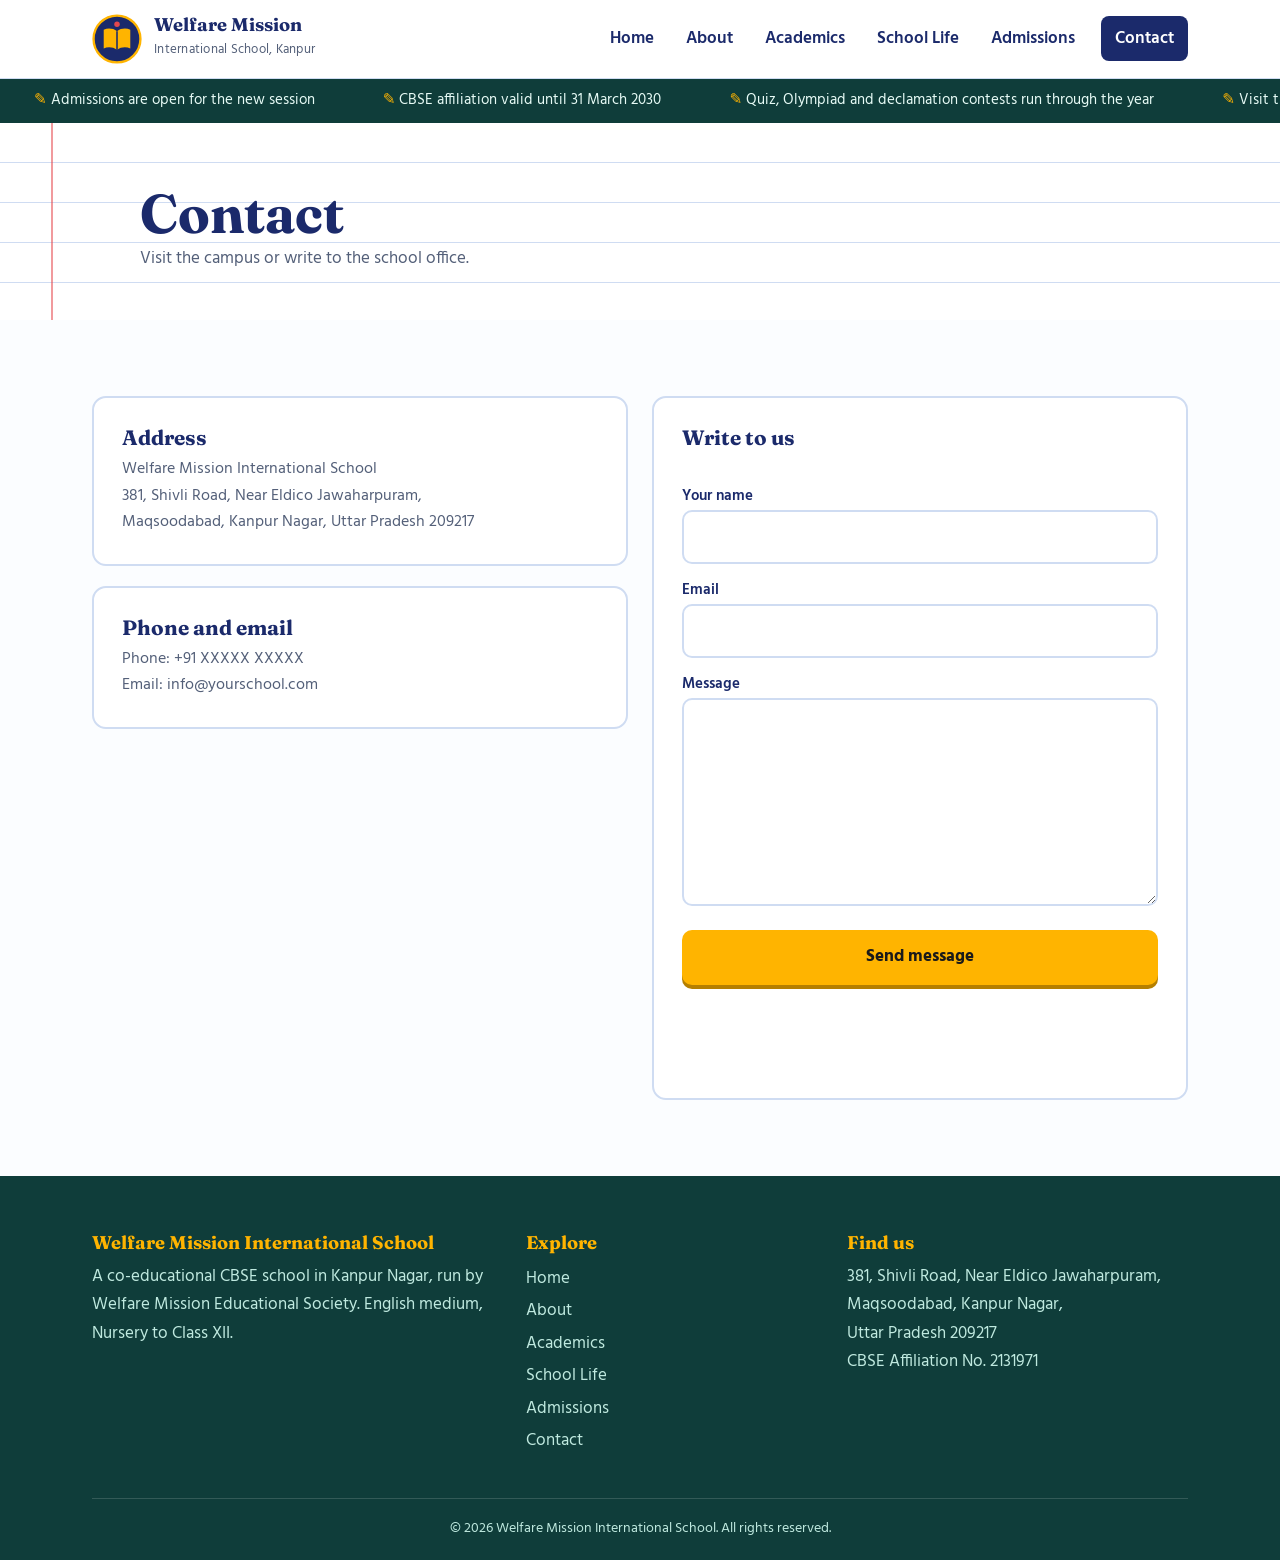
<file: contact.html>
<!DOCTYPE html>
<html lang="en"><head><meta charset="UTF-8"><meta name="viewport" content="width=device-width,initial-scale=1">
<title>Contact | Welfare Mission International School, Kanpur</title>
<meta name="description" content="Welfare Mission International School, Maqsoodabad, Kanpur. CBSE affiliated co-educational school, Nursery to Class XII.">
<link rel="icon" href="images/logo.svg" type="image/svg+xml">
<link rel="preconnect" href="https://fonts.googleapis.com"><link rel="preconnect" href="https://fonts.gstatic.com" crossorigin>
<link href="https://fonts.googleapis.com/css2?family=Fraunces:opsz,wght@9..144,600;9..144,700&family=Hind:wght@400;600;700&display=swap" rel="stylesheet">
<link rel="stylesheet" href="css/style.css"></head><body>
<header><div class="wrap"><a class="brand" href="index.html"><img src="images/logo.svg" alt="WMIS logo"><span><b>Welfare Mission</b><small>International School, Kanpur</small></span></a>
<input type="checkbox" id="tg" aria-label="Menu"><label for="tg" class="burger" aria-hidden="true">☰</label><nav aria-label="Main"><ul><li><a href="index.html">Home</a></li><li><a href="about.html">About</a></li><li><a href="academics.html">Academics</a></li><li><a href="life.html">School Life</a></li><li><a href="admissions.html">Admissions</a></li><li><a class="cta" href="contact.html">Contact</a></li></ul></nav></div></header>
<div class="ticker" aria-label="Notices"><div class="in"><span>Admissions are open for the new session</span><span>CBSE affiliation valid until 31 March 2030</span><span>Quiz, Olympiad and declamation contests run through the year</span><span>Visit the school office for the current fee structure</span><span>Admissions are open for the new session</span><span>CBSE affiliation valid until 31 March 2030</span><span>Quiz, Olympiad and declamation contests run through the year</span><span>Visit the school office for the current fee structure</span></div></div>
<main><div class="paper pagehead"><div class="wrap"><h1>Contact</h1><p>Visit the campus or write to the school office.</p></div></div><section><div class="wrap"><div class="g2"><div><div class="card" style="margin-bottom:20px"><h3>Address</h3><p>Welfare Mission International School<br>381, Shivli Road, Near Eldico Jawaharpuram,<br>Maqsoodabad, Kanpur Nagar, Uttar Pradesh 209217</p></div>
<div class="card" style="margin-bottom:20px"><h3>Phone and email</h3><p>Phone: +91 XXXXX XXXXX<br>Email: info@yourschool.com</p></div>
<iframe class="map" title="Map of Welfare Mission International School" loading="lazy" src="https://www.google.com/maps?q=Welfare+Mission+International+School+Maqsoodabad+Kanpur&output=embed"></iframe></div>
<div class="card"><h3>Write to us</h3><br><form action="#" onsubmit="return false"><label class="f">Your name<input type="text"></label><label class="f">Email<input type="email"></label><label class="f">Message<textarea rows="7"></textarea></label><button class="btn" type="submit">Send message</button></form></div></div></div></section></main>
<footer><div class="wrap"><div class="cols"><div><h3>Welfare Mission International School</h3><p>A co-educational CBSE school in Kanpur Nagar, run by Welfare Mission Educational Society. English medium, Nursery to Class XII.</p></div>
<div><h3>Explore</h3><ul><li><a href="index.html">Home</a></li><li><a href="about.html">About</a></li><li><a href="academics.html">Academics</a></li><li><a href="life.html">School Life</a></li><li><a href="admissions.html">Admissions</a></li><li><a href="contact.html">Contact</a></li></ul></div>
<div><h3>Find us</h3><p>381, Shivli Road, Near Eldico Jawaharpuram,<br>Maqsoodabad, Kanpur Nagar,<br>Uttar Pradesh 209217</p><p>CBSE Affiliation No. 2131971</p></div></div>
<div class="copy">© 2026 Welfare Mission International School. All rights reserved.</div></div></footer>
</body></html>
</file>
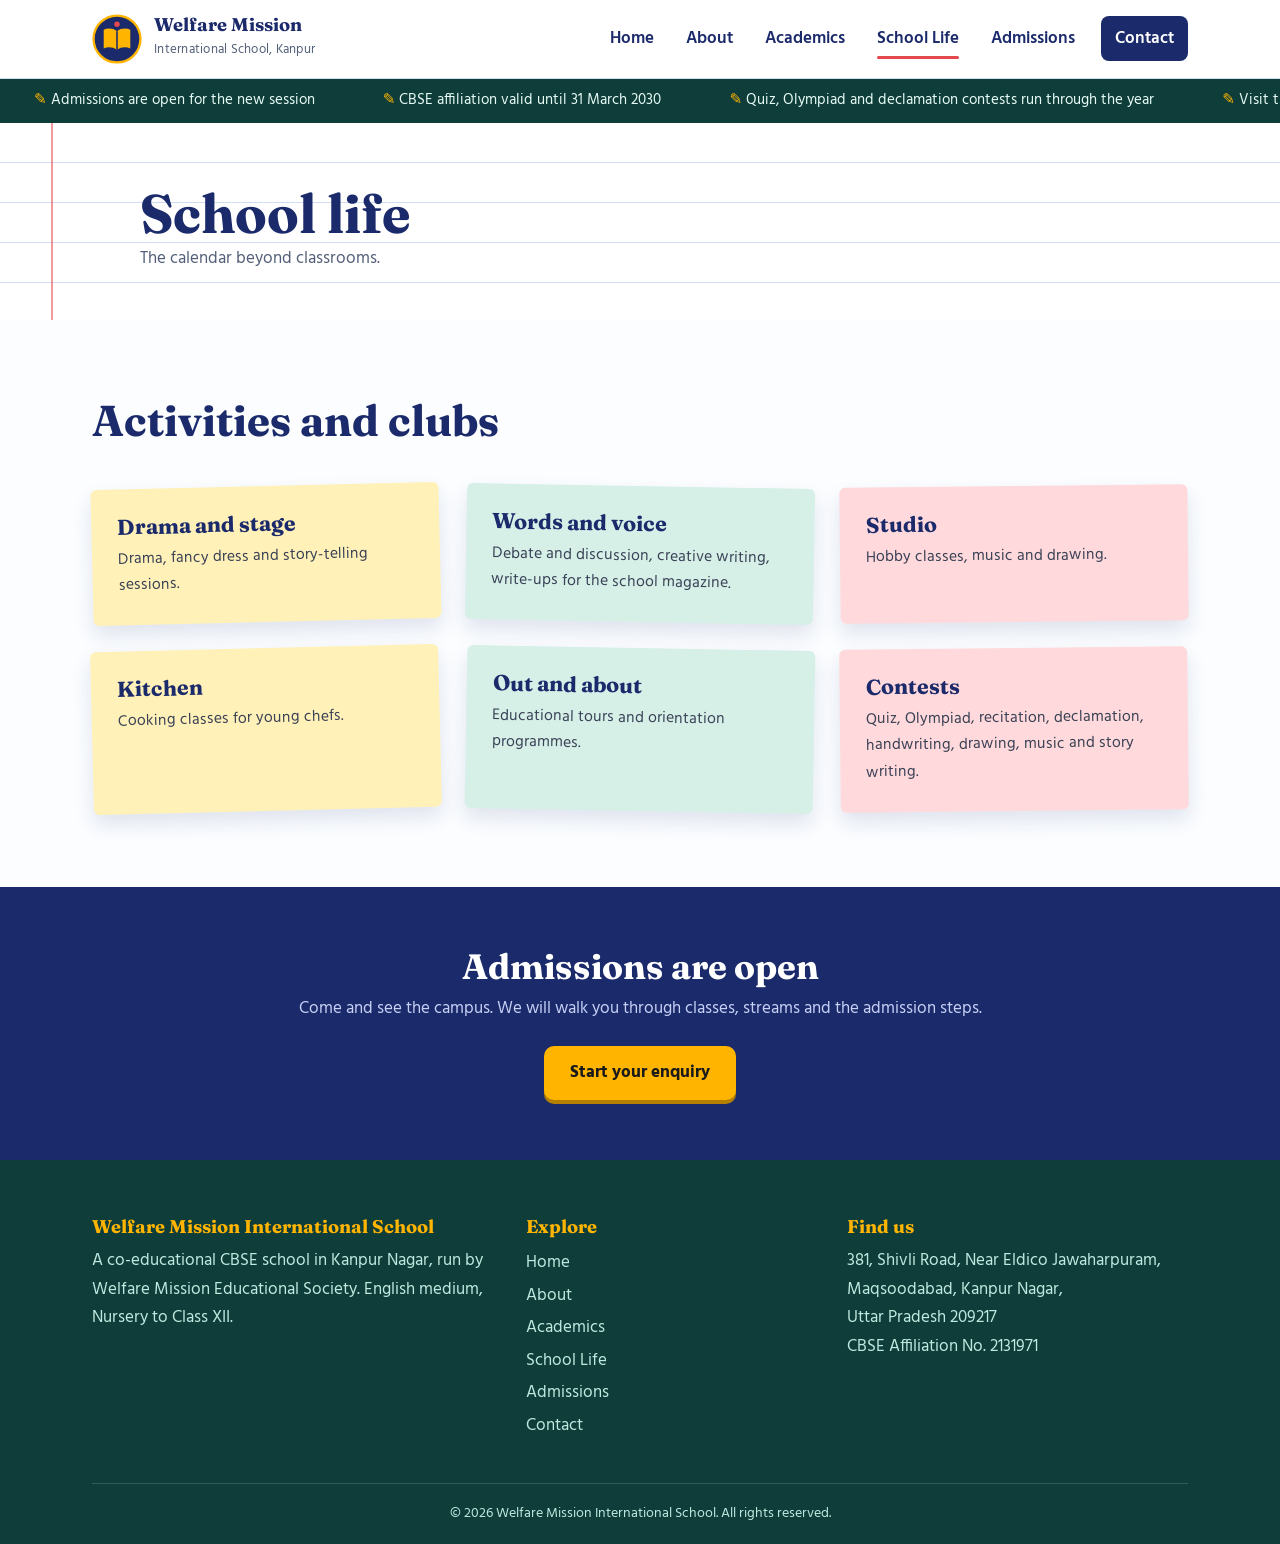
<file: life.html>
<!DOCTYPE html>
<html lang="en"><head><meta charset="UTF-8"><meta name="viewport" content="width=device-width,initial-scale=1">
<title>School Life | Welfare Mission International School, Kanpur</title>
<meta name="description" content="Welfare Mission International School, Maqsoodabad, Kanpur. CBSE affiliated co-educational school, Nursery to Class XII.">
<link rel="icon" href="images/logo.svg" type="image/svg+xml">
<link rel="preconnect" href="https://fonts.googleapis.com"><link rel="preconnect" href="https://fonts.gstatic.com" crossorigin>
<link href="https://fonts.googleapis.com/css2?family=Fraunces:opsz,wght@9..144,600;9..144,700&family=Hind:wght@400;600;700&display=swap" rel="stylesheet">
<link rel="stylesheet" href="css/style.css"></head><body>
<header><div class="wrap"><a class="brand" href="index.html"><img src="images/logo.svg" alt="WMIS logo"><span><b>Welfare Mission</b><small>International School, Kanpur</small></span></a>
<input type="checkbox" id="tg" aria-label="Menu"><label for="tg" class="burger" aria-hidden="true">☰</label><nav aria-label="Main"><ul><li><a href="index.html">Home</a></li><li><a href="about.html">About</a></li><li><a href="academics.html">Academics</a></li><li><a href="life.html" class=on>School Life</a></li><li><a href="admissions.html">Admissions</a></li><li><a class="cta" href="contact.html">Contact</a></li></ul></nav></div></header>
<div class="ticker" aria-label="Notices"><div class="in"><span>Admissions are open for the new session</span><span>CBSE affiliation valid until 31 March 2030</span><span>Quiz, Olympiad and declamation contests run through the year</span><span>Visit the school office for the current fee structure</span><span>Admissions are open for the new session</span><span>CBSE affiliation valid until 31 March 2030</span><span>Quiz, Olympiad and declamation contests run through the year</span><span>Visit the school office for the current fee structure</span></div></div>
<main><div class="paper pagehead"><div class="wrap"><h1>School life</h1><p>The calendar beyond classrooms.</p></div></div><section><div class="wrap"><div class="head"><h2>Activities and clubs</h2></div><div class="notes">
<div class="note"><h3>Drama and stage</h3><p>Drama, fancy dress and story-telling sessions.</p></div><div class="note"><h3>Words and voice</h3><p>Debate and discussion, creative writing, write-ups for the school magazine.</p></div><div class="note"><h3>Studio</h3><p>Hobby classes, music and drawing.</p></div>
<div class="note"><h3>Kitchen</h3><p>Cooking classes for young chefs.</p></div><div class="note"><h3>Out and about</h3><p>Educational tours and orientation programmes.</p></div><div class="note"><h3>Contests</h3><p>Quiz, Olympiad, recitation, declamation, handwriting, drawing, music and story writing.</p></div></div></div></section><div class="band"><div class="wrap"><h2>Admissions are open</h2><p>Come and see the campus. We will walk you through classes, streams and the admission steps.</p><a class="btn" href="admissions.html">Start your enquiry</a></div></div></main>
<footer><div class="wrap"><div class="cols"><div><h3>Welfare Mission International School</h3><p>A co-educational CBSE school in Kanpur Nagar, run by Welfare Mission Educational Society. English medium, Nursery to Class XII.</p></div>
<div><h3>Explore</h3><ul><li><a href="index.html">Home</a></li><li><a href="about.html">About</a></li><li><a href="academics.html">Academics</a></li><li><a href="life.html">School Life</a></li><li><a href="admissions.html">Admissions</a></li><li><a href="contact.html">Contact</a></li></ul></div>
<div><h3>Find us</h3><p>381, Shivli Road, Near Eldico Jawaharpuram,<br>Maqsoodabad, Kanpur Nagar,<br>Uttar Pradesh 209217</p><p>CBSE Affiliation No. 2131971</p></div></div>
<div class="copy">© 2026 Welfare Mission International School. All rights reserved.</div></div></footer>
</body></html>
</file>
<file: css/style.css>
:root{--ink:#1B2A6B;--chalk:#0F3D3A;--mari:#FFB400;--red:#E5484D;--paper:#FBFDFF;--line:#cfdcf2;--text:#1d2433;--mut:#546079;--r:14px}
*{box-sizing:border-box;margin:0;padding:0}
html{scroll-behavior:smooth}
body{font-family:"Hind",system-ui,sans-serif;font-size:1.05rem;color:var(--text);background:var(--paper);line-height:1.7}
h1,h2,h3{font-family:"Fraunces",Georgia,serif;color:var(--ink);line-height:1.15;font-weight:700}
a{color:inherit;text-decoration:none}
img,svg{max-width:100%}
:focus-visible{outline:3px solid var(--mari);outline-offset:3px}
.wrap{max-width:1140px;margin:0 auto;padding:0 22px}
/* header */
header{position:sticky;top:0;z-index:60;background:#fff;border-bottom:1px solid var(--line)}
header .wrap{display:flex;align-items:center;justify-content:space-between;height:78px}
.brand{display:flex;align-items:center;gap:12px}
.brand img{width:50px;height:50px}
.brand b{font:700 1.15rem/1.1 "Fraunces",serif;color:var(--ink);display:block}
.brand small{font-size:.8rem;color:var(--mut);letter-spacing:.02em}
nav ul{list-style:none;display:flex;align-items:center;gap:4px}
nav a{padding:9px 14px;font-weight:600;color:var(--ink);border-radius:8px;position:relative}
nav a:hover{background:#eef3fd}
nav a.on:after{content:"";position:absolute;left:14px;right:14px;bottom:2px;height:3px;background:var(--red);border-radius:3px}
nav a.cta{background:var(--ink);color:#fff;margin-left:8px}
nav a.cta:hover{background:var(--red)}
#tg,.burger{display:none}
/* ticker */
.ticker{background:var(--chalk);color:#e7fbf6;overflow:hidden;white-space:nowrap;font-size:.95rem}
.ticker .in{display:inline-block;padding:9px 0;animation:tick 45s linear infinite}
.ticker span{margin:0 34px}
.ticker span:before{content:"✎ ";color:var(--mari)}
.ticker:hover .in{animation-play-state:paused}
@keyframes tick{to{transform:translateX(-50%)}}
/* ruled paper */
.paper{background:#fff repeating-linear-gradient(transparent 0 39px,var(--line) 39px 40px);position:relative}
.paper:before{content:"";position:absolute;top:0;bottom:0;left:clamp(14px,4vw,56px);width:2px;background:var(--red);opacity:.55}
/* hero */
.hero{padding:70px 0 80px;overflow:hidden}
.hero .wrap{display:grid;grid-template-columns:1.25fr .75fr;gap:30px;align-items:center;position:relative}
.hero h1{font-size:clamp(2.4rem,5.6vw,4.3rem);letter-spacing:-.02em;max-width:14ch;padding-left:clamp(18px,4vw,48px)}
.hero .hi{font-size:1.35rem;color:var(--red);font-weight:600;margin:18px 0 6px clamp(18px,4vw,48px)}
.hero p{max-width:52ch;margin:0 0 30px clamp(18px,4vw,48px);color:var(--mut);background:rgba(255,255,255,.85)}
.actions{margin-left:clamp(18px,4vw,48px);display:flex;gap:12px;flex-wrap:wrap}
.btn{display:inline-block;padding:13px 26px;border-radius:10px;font-weight:700;background:var(--mari);color:#1a1a1a;box-shadow:0 4px 0 #b57f00;transition:.15s}
.btn:hover{transform:translateY(2px);box-shadow:0 2px 0 #b57f00}
.btn.ghost{background:#fff;color:var(--ink);box-shadow:0 4px 0 var(--line);border:2px solid var(--ink)}
.btn.dark{background:var(--ink);color:#fff;box-shadow:0 4px 0 #0c1642}
.stamp{width:min(100%,330px);margin:auto;filter:drop-shadow(0 12px 22px rgba(27,42,107,.25))}
.stamp .ring{transform-origin:center;transform-box:fill-box;animation:spin 40s linear infinite}
@keyframes spin{to{transform:rotate(360deg)}}
/* stats */
.stats{background:var(--chalk);color:#fff;padding:34px 0}
.stats .wrap{display:grid;grid-template-columns:repeat(4,1fr);gap:16px;text-align:center}
.stats b{display:block;font:700 2.4rem/1.1 "Fraunces",serif;color:var(--mari)}
.stats span{color:#bfe9df;font-size:.95rem}
/* sections */
section{padding:76px 0}
.tint{background:#EEF3FD}
.head{max-width:640px;margin-bottom:40px}
.head h2{font-size:clamp(1.9rem,3.6vw,2.7rem);margin-bottom:10px}
.head p{color:var(--mut)}
.center{text-align:center;margin-left:auto;margin-right:auto}
.split{display:grid;grid-template-columns:.8fr 1.2fr;gap:56px;align-items:center}
.principal{background:var(--ink);border-radius:var(--r);padding:38px;color:#fff;text-align:center;border-bottom:8px solid var(--mari)}
.monogram{width:120px;height:120px;border-radius:50%;background:var(--mari);color:var(--ink);font:700 2.6rem "Fraunces",serif;display:grid;place-items:center;margin:0 auto 16px}
.principal h3{color:#fff;font-size:1.4rem}
.principal p{color:#c6d0f5;font-size:.95rem}
.split p{margin-bottom:16px}
.facts{display:grid;grid-template-columns:1fr 1fr;gap:14px;margin-top:22px}
.facts div{border-left:4px solid var(--red);padding:4px 14px;background:#fff}
.facts b{display:block;color:var(--ink);font-size:1.5rem;font-family:"Fraunces",serif}
/* tabs */
.tabs input{position:absolute;opacity:0;pointer-events:none}
.tl{display:flex;gap:8px;flex-wrap:wrap;margin-bottom:22px}
.tl label{padding:10px 20px;border-radius:30px;background:#fff;border:2px solid var(--line);font-weight:600;color:var(--ink);cursor:pointer;transition:.15s}
.tl label:hover{border-color:var(--ink)}
.tp>div{display:none;background:#fff;border-radius:var(--r);padding:34px;border:2px solid var(--line);grid-template-columns:1fr 1fr;gap:30px;animation:pop .3s}
@keyframes pop{from{opacity:0;transform:translateY(8px)}}
.tp h3{font-size:1.7rem;margin-bottom:8px}
.tp ul{list-style:none}
.tp li{padding:7px 0 7px 26px;position:relative;border-bottom:1px dashed var(--line)}
.tp li:before{content:"✓";position:absolute;left:0;color:var(--red);font-weight:700}
.big{font:700 5rem/1 "Fraunces",serif;color:var(--line)}
/* activity notes */
.notes{display:grid;grid-template-columns:repeat(3,1fr);gap:26px}
.note{padding:26px;border-radius:6px;box-shadow:0 10px 20px rgba(27,42,107,.12);transition:.2s}
.note:nth-child(3n+1){background:#FFF1B8;transform:rotate(-1.4deg)}
.note:nth-child(3n+2){background:#D6F0E8;transform:rotate(1deg)}
.note:nth-child(3n){background:#FFD9DB;transform:rotate(-.6deg)}
.note:hover{transform:rotate(0) translateY(-4px)}
.note h3{font-size:1.35rem;margin-bottom:6px}
.note p{font-size:.98rem;color:#3a4256}
/* steps */
.steps{list-style:none;counter-reset:s;display:grid;grid-template-columns:repeat(4,1fr);gap:20px}
.steps li{counter-increment:s;background:#fff;border:2px solid var(--line);border-radius:var(--r);padding:26px 22px}
.steps li:before{content:counter(s);display:grid;place-items:center;width:42px;height:42px;border-radius:50%;background:var(--ink);color:var(--mari);font:700 1.2rem "Fraunces",serif;margin-bottom:12px}
.steps b{display:block;color:var(--ink);font-size:1.1rem}
.steps p{font-size:.95rem;color:var(--mut)}
/* tables/cards */
.card{background:#fff;border:2px solid var(--line);border-radius:var(--r);padding:28px}
.g2{display:grid;grid-template-columns:repeat(2,1fr);gap:24px}
.g3{display:grid;grid-template-columns:repeat(3,1fr);gap:24px}
.card h3{font-size:1.3rem;margin-bottom:6px}
.card p{color:var(--mut);font-size:.98rem}
table{width:100%;border-collapse:collapse;background:#fff;border:2px solid var(--line);border-radius:var(--r);overflow:hidden}
th,td{text-align:left;padding:13px 18px;border-bottom:1px solid var(--line);vertical-align:top}
th{width:32%;background:#EEF3FD;color:var(--ink)}
tr:last-child th,tr:last-child td{border:0}
.pagehead{padding:60px 0 46px}
.pagehead h1{font-size:clamp(2.2rem,5vw,3.4rem);padding-left:clamp(18px,4vw,48px)}
.pagehead p{padding-left:clamp(18px,4vw,48px);color:var(--mut);max-width:60ch;background:rgba(255,255,255,.85)}
/* forms */
form{display:grid;gap:14px}
label.f{font-weight:600;color:var(--ink);font-size:.95rem}
input[type=text],input[type=tel],input[type=email],select,textarea{width:100%;padding:12px 14px;border:2px solid var(--line);border-radius:10px;font:inherit;background:#fff}
input:focus,select:focus,textarea:focus{border-color:var(--ink);outline:none}
button.btn{border:0;cursor:pointer;font:inherit;font-weight:700}
.map{width:100%;height:340px;border:0;border-radius:var(--r)}
.band{background:var(--ink);color:#fff;text-align:center;padding:60px 0}
.band h2{color:#fff;font-size:2.2rem;margin-bottom:8px}
.band p{color:#c6d0f5;margin-bottom:22px}
/* footer */
footer{background:var(--chalk);color:#bfe9df;padding:56px 0 0}
footer .cols{display:grid;grid-template-columns:1.4fr 1fr 1.2fr;gap:36px}
footer h3{color:var(--mari);font-size:1.15rem;margin-bottom:10px}
footer ul{list-style:none}footer li{padding:2px 0}footer a:hover{color:#fff;text-decoration:underline}
.copy{margin-top:40px;border-top:1px solid rgba(255,255,255,.15);padding:18px 0;text-align:center;font-size:.9rem}
@media(max-width:900px){
.burger{display:block;font-size:2rem;color:var(--ink);cursor:pointer}
nav{position:absolute;top:78px;left:0;right:0;background:#fff;border-bottom:1px solid var(--line);max-height:0;overflow:hidden;transition:max-height .3s}
#tg:checked~nav{max-height:460px}
nav ul{flex-direction:column;align-items:stretch;padding:12px 22px 18px}
nav a.cta{margin:8px 0 0;text-align:center}
.hero .wrap,.split,.tp>div,.g2,.g3,.notes,.steps,footer .cols{grid-template-columns:1fr}
.stats .wrap{grid-template-columns:repeat(2,1fr)}
.stamp{width:230px}
.big{display:none}
.hero{padding-top:44px}
}
@media(prefers-reduced-motion:reduce){*{animation:none!important;transition:none!important}}
#t1:checked~.tl label[for=t1]{background:var(--ink);color:#fff;border-color:var(--ink)}
#t1:checked~.tp .p1{display:grid}
#t1:focus-visible~.tl label[for=t1]{outline:3px solid var(--mari);outline-offset:3px}
#t2:checked~.tl label[for=t2]{background:var(--ink);color:#fff;border-color:var(--ink)}
#t2:checked~.tp .p2{display:grid}
#t2:focus-visible~.tl label[for=t2]{outline:3px solid var(--mari);outline-offset:3px}
#t3:checked~.tl label[for=t3]{background:var(--ink);color:#fff;border-color:var(--ink)}
#t3:checked~.tp .p3{display:grid}
#t3:focus-visible~.tl label[for=t3]{outline:3px solid var(--mari);outline-offset:3px}
#t4:checked~.tl label[for=t4]{background:var(--ink);color:#fff;border-color:var(--ink)}
#t4:checked~.tp .p4{display:grid}
#t4:focus-visible~.tl label[for=t4]{outline:3px solid var(--mari);outline-offset:3px}
#t5:checked~.tl label[for=t5]{background:var(--ink);color:#fff;border-color:var(--ink)}
#t5:checked~.tp .p5{display:grid}
#t5:focus-visible~.tl label[for=t5]{outline:3px solid var(--mari);outline-offset:3px}

.hero .wrap{grid-template-columns:1fr 1.05fr}
.scene{position:relative;padding:0 14px 30px 0}
.scene .ill{width:100%;display:block;border-radius:24px;border:5px solid #fff;box-shadow:0 22px 44px rgba(27,42,107,.28);transform:rotate(1.5deg)}
.scene .stamp{position:absolute;width:132px;left:-26px;bottom:-4px;margin:0}
.hero{padding:64px 0 88px;background-color:#fff}
.ico{width:58px;height:58px;border-radius:16px;display:grid;place-items:center;margin-bottom:14px}
.ico svg{width:30px;height:30px}
.why{transition:.2s}.why:hover{transform:translateY(-4px);border-color:var(--ink)}
.faq details{background:#fff;border:2px solid var(--line);border-radius:12px;margin-bottom:12px;padding:0 20px}
.faq summary{cursor:pointer;font-weight:700;color:var(--ink);padding:16px 0;list-style:none;display:flex;justify-content:space-between;gap:12px}
.faq summary::after{content:"+";font-size:1.5rem;line-height:1;color:var(--red)}
.faq details[open] summary::after{content:"–"}
.faq details[open]{border-color:var(--ink)}
.faq p{padding-bottom:16px;color:var(--mut)}
@media(max-width:900px){.scene{padding-bottom:26px}.scene .stamp{width:96px;left:-6px}.hero h1{max-width:none}}
</file>
